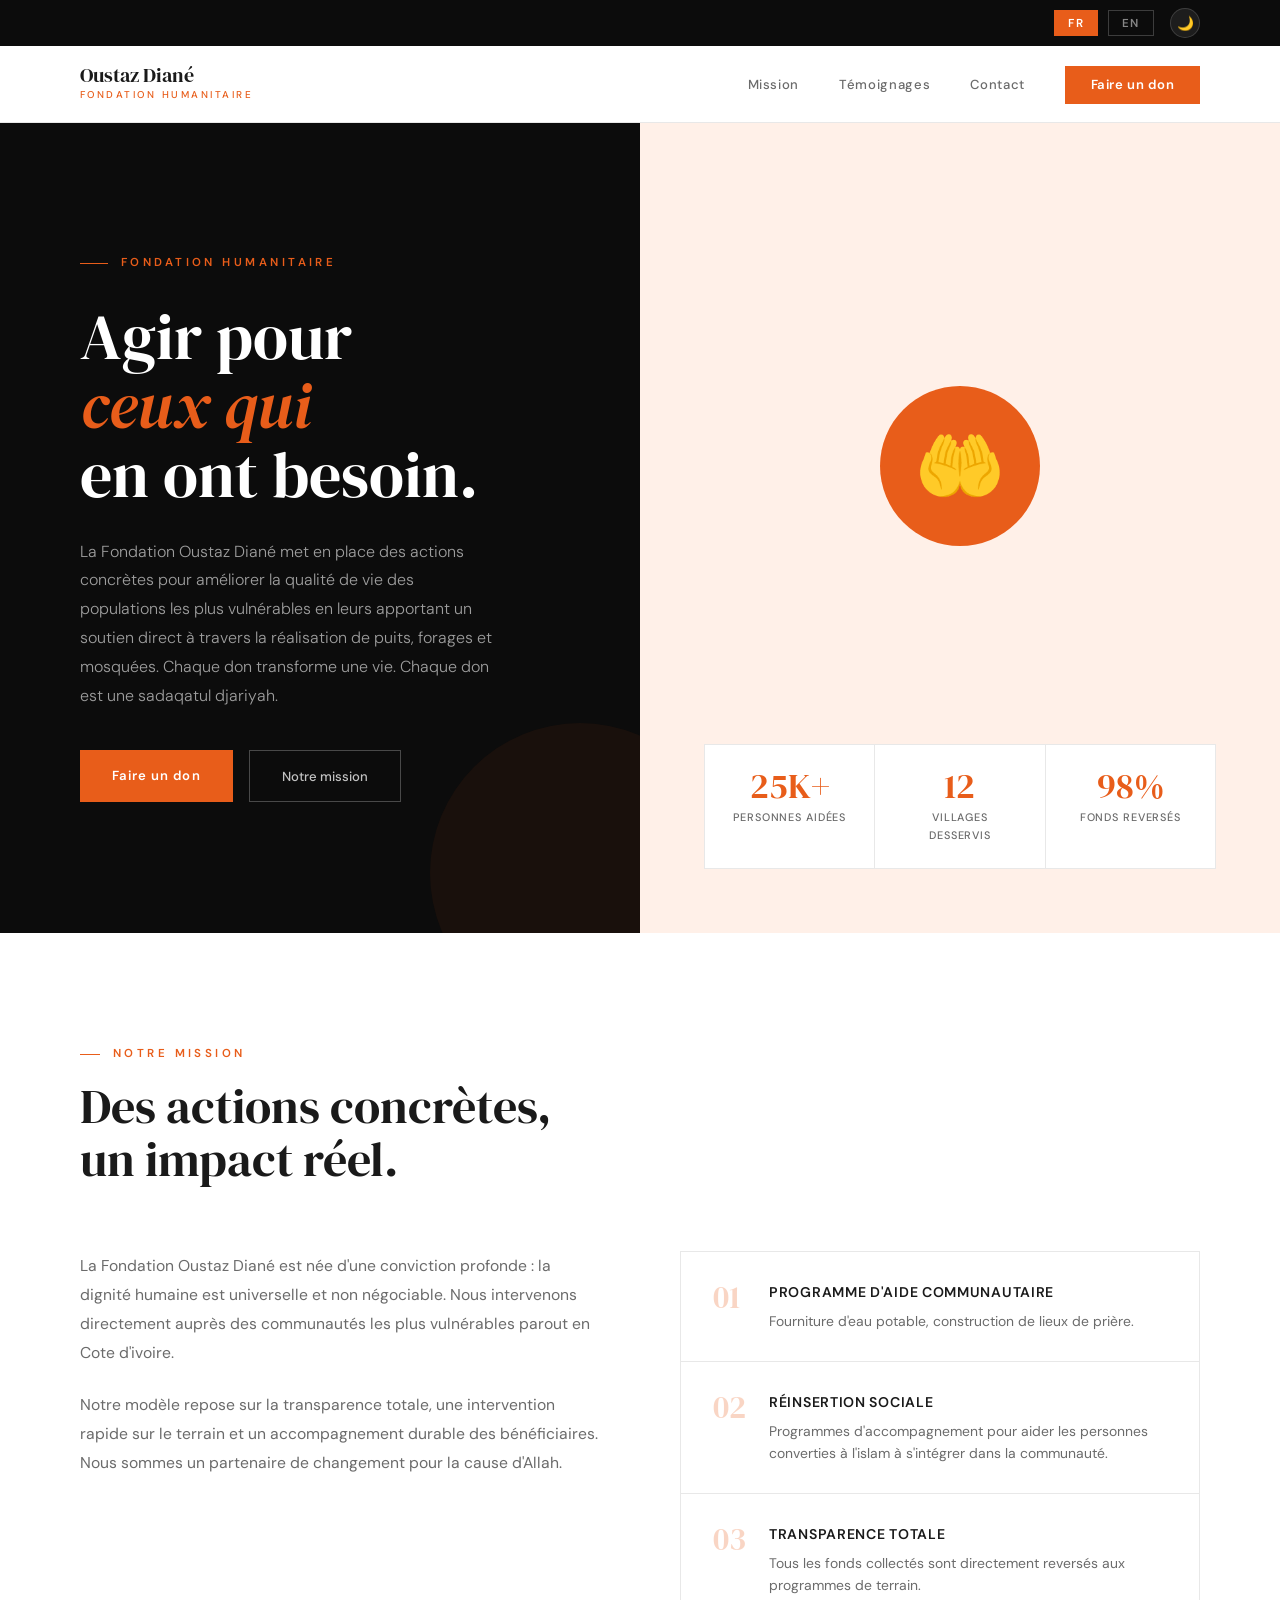
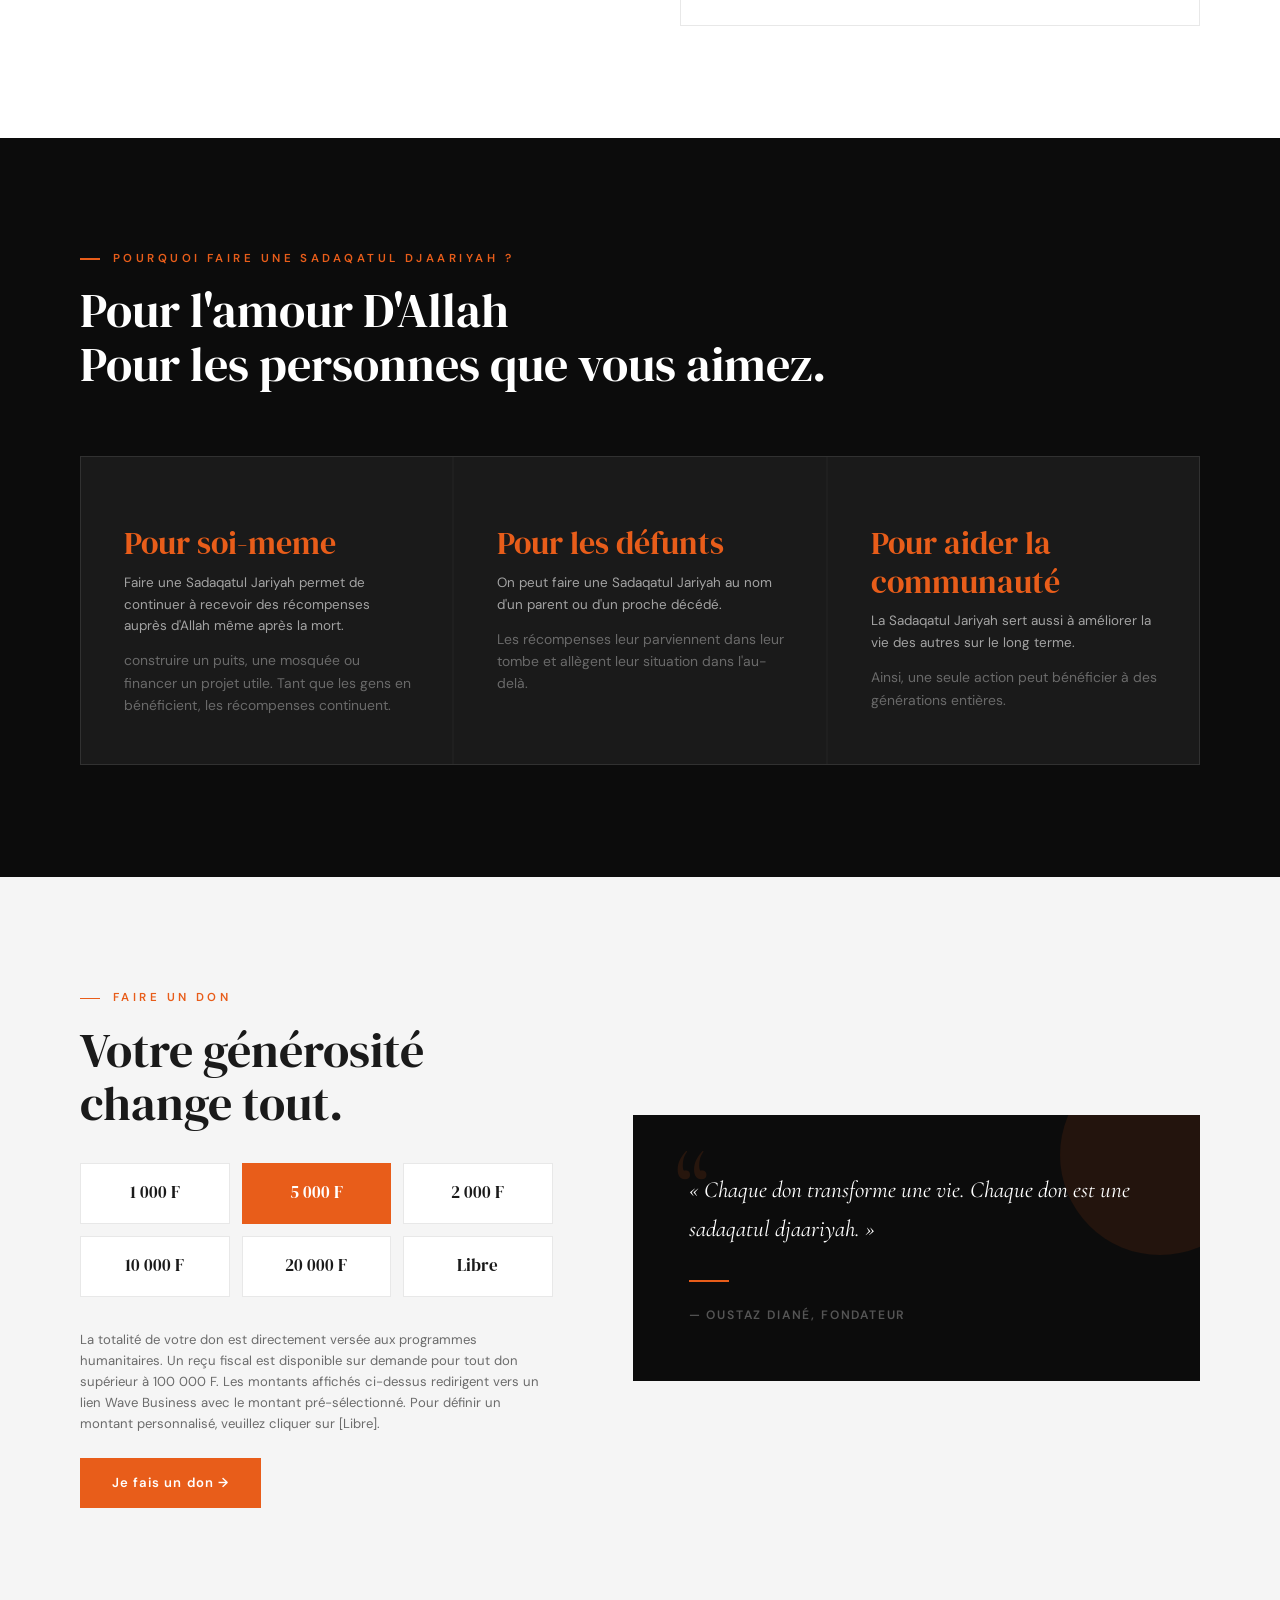
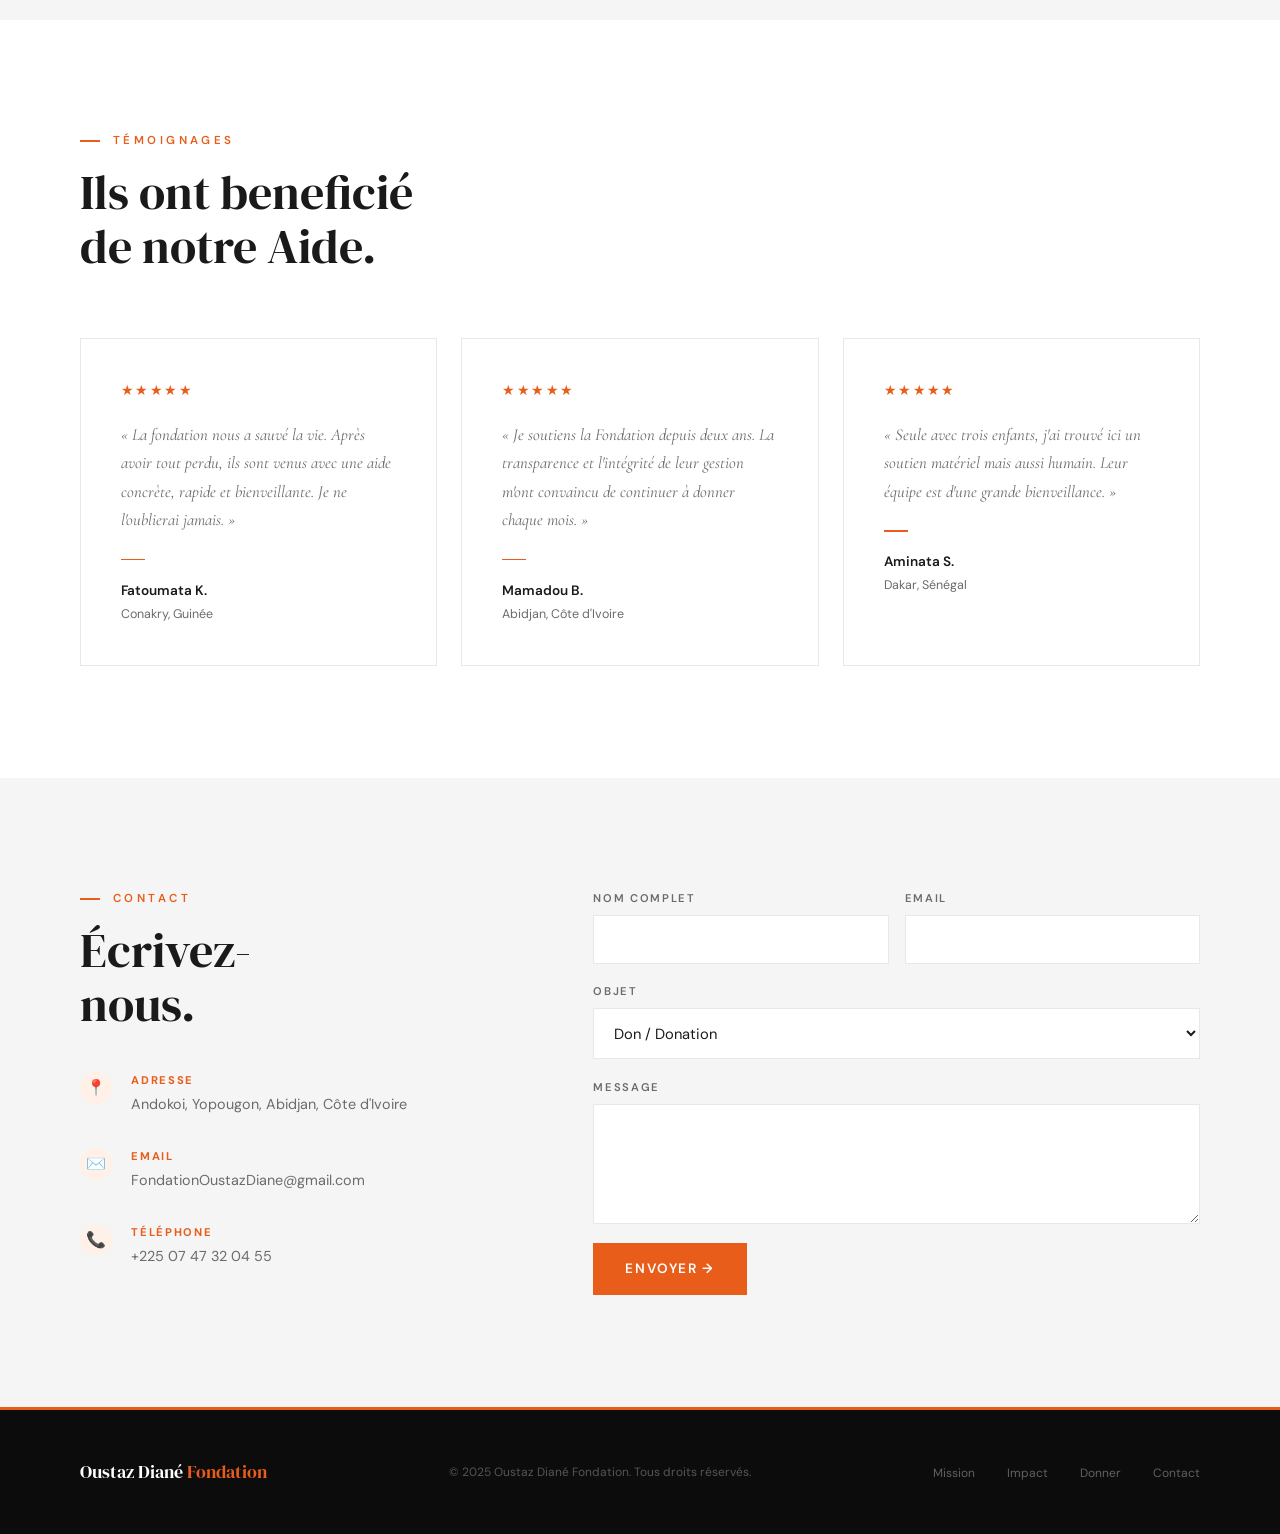
<file: index.html>
<!DOCTYPE html>
<html lang="fr">
<head>
  <meta charset="UTF-8">
  <meta name="viewport" content="width=device-width, initial-scale=1.0">
  <title>Oustaz Diané Fondation</title>
  <link href="https://fonts.googleapis.com/css2?family=DM+Serif+Display:ital@0;1&family=DM+Sans:wght@300;400;500;600&family=Cormorant+Garamond:ital,wght@0,400;0,600;1,400&display=swap" rel="stylesheet">
  <link rel="stylesheet" href="style.css">
  <link rel="shortcut icon" href="img/favicon2.png" type="image/x-icon">
</head>
<body class="lang-fr">

  <!-- ── LANG BAR ── -->
  <div class="lang-bar">
    <button class="lang-btn active" onclick="setLang('fr')">FR</button>
    <button class="lang-btn" onclick="setLang('en')">EN</button>

    <!-- ── DARK MODE TOGGLE ── -->
    <button class="theme-btn" onclick="toggleTheme()" id="themeBtn" title="Mode sombre">
      <span class="theme-icon">🌙</span>
    </button>
  </div>

  <!-- ── NAV ── -->
  <nav>
    <a href="#hero" class="logo">
      <span class="logo-name">Oustaz Diané</span>
      <span class="logo-sub fr">Fondation Humanitaire</span>
      <span class="logo-sub en">Humanitarian Foundation</span>
    </a>
    <ul class="nav-links">
      <li>
        <a href="#mission" class="fr">Mission</a>
        <a href="#mission" class="en">Mission</a>
      </li>
    
      <li>
        <a href="#temoignages" class="fr">Témoignages</a>
        <a href="#temoignages" class="en">Testimonials</a>
      </li>
      <li><a href="#contact">Contact</a></li>
      <li>
        <a href="#don" class="nav-don fr">Faire un don</a>
        <a href="#don" class="nav-don en">Donate</a>
      </li>
    </ul>
  </nav>

  <!-- ── HERO ── -->
  <section id="hero">
    <div class="hero-left">
      <p class="hero-tag fr">Fondation Humanitaire</p>
      <p class="hero-tag en">Humanitarian Foundation</p>
      <h1 class="hero-h1">
        <span class="fr">Agir pour<br><em>ceux qui</em><br>en ont besoin.</span>
        <span class="en">Acting for<br><em>those who</em><br>need it most.</span>
      </h1>
      <p class="hero-p fr">La Fondation Oustaz Diané met en place des actions concrètes pour améliorer la qualité de vie des populations les plus vulnérables en leurs apportant un soutien direct à travers la réalisation de puits, forages et mosquées. Chaque don transforme une vie. Chaque don est une sadaqatul djariyah.</p>
      <p class="hero-p en">The Oustaz Diané Foundation carries out concrete actions to improve the quality of life of the most vulnerable populations by providing direct support through the construction of wells, boreholes, and mosques. Every donation transforms a life. Every donation is a Sadaqatul Jariyah.</p>
      <div class="hero-btns">
        <a href="#don" class="btn-fill fr">Faire un don</a>
        <a href="#don" class="btn-fill en">Donate now</a>
        <a href="#mission" class="btn-outline fr">Notre mission</a>
        <a href="#mission" class="btn-outline en">Our mission</a>
      </div>
    </div>
    <div class="hero-right">
      <div class="hero-right-top">
        <div class="hero-icon-wrap">🤲</div>
      </div>
      <div class="stats-row">
        <div class="stat-box">
          <div class="stat-n">25K+</div>
          <div class="stat-l fr">Personnes aidées</div>
          <div class="stat-l en">People helped</div>
        </div>
        <div class="stat-box">
          <div class="stat-n">12</div>
          <div class="stat-l fr">Villages desservis</div>
          <div class="stat-l en">Villages served</div>
        </div>
        <div class="stat-box">
          <div class="stat-n">98%</div>
          <div class="stat-l fr">Fonds reversés</div>
          <div class="stat-l en">Funds disbursed</div>
        </div>
      </div>
    </div>
  </section>

  <!-- ── MISSION ── -->
  <section id="mission" class="section reveal">
    <p class="s-label fr">Notre mission</p>
    <p class="s-label en">Our mission</p>
    <h2 class="s-title">
      <span class="fr">Des actions concrètes,<br>un impact réel.</span>
      <span class="en">Concrete actions,<br>real impact.</span>
    </h2>
    <div class="mission-layout">
      <div class="mission-body">
        <p class="fr">La Fondation Oustaz Diané est née d'une conviction profonde : la dignité humaine est universelle et non négociable. Nous intervenons directement auprès des communautés les plus vulnérables parout en Cote d'ivoire.</p>
        <p class="en">The Oustaz Diané Foundation was born from a deep conviction: human dignity is universal and non-negotiable. We work directly with the most vulnerable communities throughout Côte d'Ivoire.</p>
        <p class="fr">Notre modèle repose sur la transparence totale, une intervention rapide sur le terrain et un accompagnement durable des bénéficiaires. Nous sommes un partenaire de changement pour la cause d'Allah.</p>
        <p class="en">Our model is based on complete transparency, rapid intervention on the ground, and sustainable support for beneficiaries. We are a partner for change in the cause of Allah.</p>
      </div>
      <div class="pillars">
        <div class="pillar">
          <div class="pillar-num">01</div>
          <div>
            <div class="pillar-title fr">Programme d'aide communautaire</div>
            <div class="pillar-title en">Community Aid Program</div>
            <div class="pillar-desc fr">Fourniture d'eau potable, construction de lieux de prière.</div>
            <div class="pillar-desc en">Provision of clean drinking water and construction of places of prayer.</div>
          </div>
        </div>
        <div class="pillar">
          <div class="pillar-num">02</div>
          <div>
            <div class="pillar-title fr">Réinsertion sociale</div>
            <div class="pillar-title en">Social Reintegration</div>
            <div class="pillar-desc fr">Programmes d'accompagnement pour aider les personnes converties à l'islam à s'intégrer dans la communauté.</div>
            <div class="pillar-desc en">Support programs to help individuals who have converted to Islam integrate into the community.</div>
          </div>
        </div>
        <div class="pillar">
          <div class="pillar-num">03</div>
          <div>
            <div class="pillar-title fr">Transparence totale</div>
            <div class="pillar-title en">Full Transparency</div>
            <div class="pillar-desc fr">Tous les fonds collectés sont directement reversés aux programmes de terrain.</div>
            <div class="pillar-desc en">All collected funds are directly allocated to field programs.</div>
          </div>
        </div>
      </div>
    </div>
  </section>

  <!-- ── IMPACT ── -->
  <section id="impact" class="section section-dark reveal">
    <p class="s-label fr">Pourquoi faire une sadaqatul djaariyah ?</p>
    <p class="s-label en">Why give a Sadaqatul Jariyah?</p>
    <h2 class="s-title s-title-light">
      <span class="fr">Pour l'amour D'Allah<br>Pour les personnes que vous aimez.</span>
      <span class="en">For the love of Allah.<br>For the people you love.</span>
    </h2>
    <div class="impact-grid">
      <div class="impact-card">
        <span class="ic-icon"></span>
        <div class="ic-n">Pour soi-meme</div>
        <div class="ic-label fr">Faire une Sadaqatul Jariyah permet de continuer à recevoir des récompenses auprès d'Allah même après la mort.</div>
        <div class="ic-label en">Giving a Sadaqatul Jariyah allows you to continue receiving rewards from Allah even after death.</div>
        <div class="ic-desc fr">construire un puits, une mosquée ou financer un projet utile. Tant que les gens en bénéficient, les récompenses continuent.</div>
        <div class="ic-desc en">For example, building a well, a mosque, or supporting a beneficial project. As long as people benefit from it, the rewards continue.</div>
      </div>
      <div class="impact-card">
        <span class="ic-icon"></span>
        <div class="ic-n">Pour les défunts</div>
        <div class="ic-label fr">On peut faire une Sadaqatul Jariyah au nom d'un parent ou d'un proche décédé.</div>
        <div class="ic-label en">You can give a Sadaqatul Jariyah on behalf of a deceased relative or loved one.</div>
        <div class="ic-desc fr">Les récompenses leur parviennent dans leur tombe et allègent leur situation dans l'au-delà.</div>
        <div class="ic-desc en">The rewards reach them and can benefit them in the hereafter.</div>
      </div>
      <div class="impact-card">
        <span class="ic-icon"></span>
        <div class="ic-n">Pour aider la communauté</div>
        <div class="ic-label fr">La Sadaqatul Jariyah sert aussi à améliorer la vie des autres sur le long terme.</div>
        <div class="ic-label en">Sadaqatul Jariyah also helps improve the lives of others in a sustainable way.</div>
        <div class="ic-desc fr">Ainsi, une seule action peut bénéficier à des générations entières.</div>
        <div class="ic-desc en">A single act of charity can benefit entire generations.</div>
      </div>
    </div>
  </section>

  <!-- ── DON ── -->
  <section id="don" class="section section-alt reveal">
    <div class="don-layout">
      <div>
        <p class="s-label fr">Faire un don</p>
        <p class="s-label en">Make a donation</p>
        <h2 class="s-title">
          <span class="fr">Votre générosité<br>change tout.</span>
          <span class="en">Your generosity<br>changes everything.</span>
        </h2>
        <div class="don-amounts">
          <div class="amt" onclick="selectAmt(this)">1 000 F</div>
          <div class="amt active" onclick="selectAmt(this)">5 000 F</div>
          <div class="amt" onclick="selectAmt(this)">2 000 F</div>
          <div class="amt" onclick="selectAmt(this)">10 000 F</div>
          <div class="amt" onclick="selectAmt(this)">20 000 F</div>
          <div class="amt" onclick="selectAmt(this)">
            <span class="fr">Libre</span>
            <span class="en">Custom</span>
          </div>
        </div>
        <p class="don-note fr">La totalité de votre don est directement versée aux programmes humanitaires. Un reçu fiscal est disponible sur demande pour tout don supérieur à 100 000 F. Les montants affichés ci-dessus redirigent vers un lien Wave Business avec le montant pré-sélectionné. Pour définir un montant personnalisé, veuillez cliquer sur [Libre].</p>
        <p class="don-note en">100% of your donation goes directly to humanitarian programs. A tax receipt is available upon request for donations over 100,000 F. The amounts shown above link to a Wave Business page with the preselected amount. To choose a custom amount, please click [Custom].</p>
        <a href="#contact" class="btn-fill fr">Je fais un don →</a>
        <a href="#contact" class="btn-fill en">Donate now →</a>
      </div>
      <div class="don-visual">
        <div class="don-quote fr">« Chaque don transforme une vie. Chaque don est une sadaqatul djaariyah. »</div>
        <div class="don-quote en">«Every donation transforms a life. Every donation is a Sadaqatul Jaariyah. »</div>
        <div class="don-divider"></div>
        <div class="don-attr fr">— Oustaz Diané, Fondateur</div>
        <div class="don-attr en">— Oustaz Diané, Founder</div>
      </div>
    </div>
  </section>

  <!-- ── TEMOIGNAGES ── -->
  <section id="temoignages" class="section reveal">
    <p class="s-label fr">Témoignages</p>
    <p class="s-label en">Testimonials</p>
    <h2 class="s-title">
      <span class="fr">Ils ont beneficié<br>de notre Aide.</span>
      <span class="en">They have benefited<br>from our help.</span>
    </h2>
    <div class="temo-grid">
      <div class="temo-card">
        <div class="temo-stars">★★★★★</div>
        <p class="temo-text fr">« La fondation nous a sauvé la vie. Après avoir tout perdu, ils sont venus avec une aide concrète, rapide et bienveillante. Je ne l'oublierai jamais. »</p>
        <p class="temo-text en">« The foundation saved our lives. After losing everything, they came with concrete, fast and caring help. I will never forget it. »</p>
        <div class="temo-sep"></div>
        <div class="temo-name">Fatoumata K.</div>
        <div class="temo-loc">Conakry, Guinée</div>
      </div>
      <div class="temo-card">
        <div class="temo-stars">★★★★★</div>
        <p class="temo-text fr">« Je soutiens la Fondation depuis deux ans. La transparence et l'intégrité de leur gestion m'ont convaincu de continuer à donner chaque mois. »</p>
        <p class="temo-text en">« I have supported the Foundation for two years. Their transparency and integrity convinced me to keep giving every month. »</p>
        <div class="temo-sep"></div>
        <div class="temo-name">Mamadou B.</div>
        <div class="temo-loc">Abidjan, Côte d'Ivoire</div>
      </div>
      <div class="temo-card">
        <div class="temo-stars">★★★★★</div>
        <p class="temo-text fr">« Seule avec trois enfants, j'ai trouvé ici un soutien matériel mais aussi humain. Leur équipe est d'une grande bienveillance. »</p>
        <p class="temo-text en">« Alone with three children, I found both material and human support here. Their team is exceptionally kind. »</p>
        <div class="temo-sep"></div>
        <div class="temo-name">Aminata S.</div>
        <div class="temo-loc">Dakar, Sénégal</div>
      </div>
    </div>
  </section>

  <!-- ── CONTACT ── -->
  <section id="contact" class="section section-alt reveal">
    <div class="contact-layout">
      <div>
        <p class="s-label">Contact</p>
        <h2 class="s-title">
          <span class="fr">Écrivez-<br>nous.</span>
          <span class="en">Write<br>to us.</span>
        </h2>
        <div class="contact-infos">
          <div class="c-info">
            <div class="c-dot">📍</div>
            <div>
              <div class="c-label fr">Adresse</div>
              <div class="c-label en">Address</div>
              <div class="c-val">Andokoi, Yopougon, Abidjan, Côte d'Ivoire</div>
            </div>
          </div>
          <div class="c-info">
            <div class="c-dot">✉️</div>
            <div>
              <div class="c-label">Email</div>
              <div class="c-val">FondationOustazDiane@gmail.com</div>
            </div>
          </div>
          <div class="c-info">
            <div class="c-dot">📞</div>
            <div>
              <div class="c-label fr">Téléphone</div>
              <div class="c-label en">Phone</div>
              <div class="c-val">+225 07 47 32 04 55</div>
            </div>
          </div>
        </div>
      </div>
      <form class="contact-form" onsubmit="handleSubmit(event)">
        <div class="form-row">
          <div class="f-group">
            <label class="fr">Nom complet</label>
            <label class="en">Full name</label>
            <input type="text" required>
          </div>
          <div class="f-group">
            <label>Email</label>
            <input type="email" required>
          </div>
        </div>
        <div class="f-group">
          <label class="fr">Objet</label>
          <label class="en">Subject</label>
          <select>
            <option>Don / Donation</option>
            <option>Partenariat / Partnership</option>
            <option>Bénévolat / Volunteering</option>
            <option>Autre / Other</option>
          </select>
        </div>
        <div class="f-group">
          <label class="fr">Message</label>
          <label class="en">Message</label>
          <textarea required></textarea>
        </div>
        <button type="submit" class="btn-submit">
          <span class="fr">Envoyer →</span>
          <span class="en">Send →</span>
        </button>
      </form>
    </div>
  </section>

  <!-- ── FOOTER ── -->
  <footer>
    <div class="f-logo">Oustaz Diané <span>Fondation</span></div>
    <p class="f-copy fr">© 2025 Oustaz Diané Fondation. Tous droits réservés.</p>
    <p class="f-copy en">© 2025 Oustaz Diané Foundation. All rights reserved.</p>
    <ul class="f-links">
      <li><a href="#mission">Mission</a></li>
      <li><a href="#impact">Impact</a></li>
      <li>
        <a href="#don" class="fr">Donner</a>
        <a href="#don" class="en">Donate</a>
      </li>
      <li><a href="#contact">Contact</a></li>
    </ul>
  </footer>

  <script src="script.js"></script>
  <script>
    // ── DARK MODE ──
    function toggleTheme() {
      const isDark = document.body.classList.toggle('dark');
      document.getElementById('themeBtn').querySelector('.theme-icon').textContent = isDark ? '☀️' : '🌙';
      localStorage.setItem('theme', isDark ? 'dark' : 'light');
    }

    // Appliquer le thème sauvegardé au chargement
    (function () {
      const saved = localStorage.getItem('theme');
      if (saved === 'dark') {
        document.body.classList.add('dark');
        document.getElementById('themeBtn').querySelector('.theme-icon').textContent = '☀️';
      }
    })();
  </script>
</body>
</html>
</file>
<file: style.css>
/* ================================================
   Oustaz Diané Fondation — style.css
   ================================================ */

:root {
  --orange: #E85D1A;
  --orange-light: #FF7A3D;
  --orange-pale: #FFF0E8;
  --black: #0C0C0C;
  --dark: #1A1A1A;
  --gray: #6B6B6B;
  --gray-light: #F5F5F5;
  --white: #FFFFFF;
  --border: #E8E8E8;

  /* Variables mode clair */
  --bg: #FFFFFF;
  --bg-alt: #F5F5F5;
  --bg-card: #FFFFFF;
  --text: #1A1A1A;
  --text-muted: #6B6B6B;
  --nav-bg: #FFFFFF;
  --nav-border: #E8E8E8;
  --input-bg: #FFFFFF;
  --input-border: #E8E8E8;
  --pillar-bg: #FFFFFF;
  --temo-bg: #FFFFFF;
  --temo-border: #E8E8E8;
  --amt-bg: #FFFFFF;
  --amt-border: #E8E8E8;
  --shadow: rgba(0, 0, 0, 0.08);
}

/* ── MODE SOMBRE ── */
body.dark {
  --bg: #111111;
  --bg-alt: #1A1A1A;
  --bg-card: #1E1E1E;
  --text: #F0F0F0;
  --text-muted: #999999;
  --nav-bg: #111111;
  --nav-border: #2A2A2A;
  --input-bg: #1E1E1E;
  --input-border: #333333;
  --pillar-bg: #1E1E1E;
  --temo-bg: #1E1E1E;
  --temo-border: #2A2A2A;
  --amt-bg: #1E1E1E;
  --amt-border: #333333;
  --shadow: rgba(0, 0, 0, 0.4);
}

/* ── RESET ── */
*, *::before, *::after {
  margin: 0;
  padding: 0;
  box-sizing: border-box;
}

html { scroll-behavior: smooth; }

body {
  font-family: 'DM Sans', sans-serif;
  background: var(--bg);
  color: var(--text);
  line-height: 1.6;
  overflow-x: hidden;
  transition: background 0.35s, color 0.35s;
}

/* ── LANG BAR ── */
.lang-bar {
  background: var(--black);
  display: flex;
  justify-content: flex-end;
  align-items: center;
  padding: 0.5rem 5rem;
  gap: 0.6rem;
}

.lang-btn {
  font-family: 'DM Sans', sans-serif;
  font-size: 0.72rem;
  font-weight: 600;
  letter-spacing: 0.15em;
  text-transform: uppercase;
  background: none;
  border: 1px solid rgba(255, 255, 255, 0.2);
  color: rgba(255, 255, 255, 0.5);
  padding: 0.3rem 0.8rem;
  cursor: pointer;
  transition: all 0.25s;
}

.lang-btn.active,
.lang-btn:hover {
  background: var(--orange);
  border-color: var(--orange);
  color: white;
}

/* ── THEME BUTTON ── */
.theme-btn {
  background: rgba(255, 255, 255, 0.07);
  border: 1px solid rgba(255, 255, 255, 0.15);
  color: white;
  width: 30px;
  height: 30px;
  border-radius: 50%;
  cursor: pointer;
  display: flex;
  align-items: center;
  justify-content: center;
  font-size: 0.85rem;
  transition: all 0.25s;
  margin-left: 0.4rem;
}

.theme-btn:hover {
  background: rgba(255, 255, 255, 0.15);
  border-color: rgba(255, 255, 255, 0.3);
  transform: rotate(15deg);
}

/* ── NAV ── */
nav {
  position: sticky;
  top: 0;
  z-index: 99;
  background: var(--nav-bg);
  border-bottom: 1px solid var(--nav-border);
  display: flex;
  justify-content: space-between;
  align-items: center;
  padding: 1.2rem 5rem;
  transition: background 0.35s, border-color 0.35s;
}

.logo {
  display: flex;
  flex-direction: column;
  text-decoration: none;
}

.logo-name {
  font-family: 'DM Serif Display', serif;
  font-size: 1.25rem;
  color: var(--text);
  line-height: 1;
  transition: color 0.35s;
}

.logo-sub {
  font-family: 'DM Sans', sans-serif;
  font-size: 0.62rem;
  font-weight: 500;
  letter-spacing: 0.25em;
  text-transform: uppercase;
  color: var(--orange);
  margin-top: 2px;
}

.nav-links {
  display: flex;
  list-style: none;
  gap: 2.5rem;
  align-items: center;
}

.nav-links a {
  font-size: 0.82rem;
  font-weight: 500;
  letter-spacing: 0.05em;
  color: var(--text-muted);
  text-decoration: none;
  transition: color 0.2s;
}

.nav-links a:hover { color: var(--text); }

.nav-don {
  background: var(--orange) !important;
  color: white !important;
  padding: 0.65rem 1.6rem !important;
  font-weight: 600 !important;
}

.nav-don:hover { background: var(--orange-light) !important; }

/* ── HERO ── */
#hero {
  display: grid;
  grid-template-columns: 1fr 1fr;
  min-height: 90vh;
}

.hero-left {
  background: var(--black);
  padding: 6rem 5rem;
  display: flex;
  flex-direction: column;
  justify-content: center;
  position: relative;
  overflow: hidden;
}

.hero-left::after {
  content: '';
  position: absolute;
  bottom: 0; right: 0;
  width: 300px; height: 300px;
  background: var(--orange);
  opacity: 0.06;
  border-radius: 50%;
  transform: translate(30%, 30%);
}

.hero-tag {
  font-size: 0.72rem;
  font-weight: 600;
  letter-spacing: 0.3em;
  text-transform: uppercase;
  color: var(--orange);
  margin-bottom: 1.8rem;
  display: flex;
  align-items: center;
  gap: 0.8rem;
  opacity: 0;
  animation: fadeUp 0.7s 0.2s forwards;
}

.hero-tag::before {
  content: '';
  width: 28px; height: 1.5px;
  background: var(--orange);
  display: block;
}

.hero-h1 {
  font-family: 'DM Serif Display', serif;
  font-size: clamp(2.8rem, 5vw, 4.5rem);
  font-weight: 400;
  line-height: 1.08;
  color: var(--white);
  margin-bottom: 1.8rem;
  opacity: 0;
  animation: fadeUp 0.7s 0.35s forwards;
}

.hero-h1 em { font-style: italic; color: var(--orange); }

.hero-p {
  font-size: 1rem;
  font-weight: 300;
  color: rgba(255, 255, 255, 0.6);
  max-width: 420px;
  margin-bottom: 2.5rem;
  line-height: 1.8;
  opacity: 0;
  animation: fadeUp 0.7s 0.5s forwards;
}

.hero-btns {
  display: flex;
  gap: 1rem;
  opacity: 0;
  animation: fadeUp 0.7s 0.65s forwards;
}

.btn-fill {
  background: var(--orange);
  color: white;
  font-family: 'DM Sans', sans-serif;
  font-size: 0.82rem;
  font-weight: 600;
  letter-spacing: 0.08em;
  padding: 0.9rem 2rem;
  text-decoration: none;
  transition: background 0.25s, transform 0.25s;
  display: inline-block;
}

.btn-fill:hover { background: var(--orange-light); transform: translateY(-2px); }

.btn-outline {
  border: 1px solid rgba(255, 255, 255, 0.25);
  color: rgba(255, 255, 255, 0.75);
  font-family: 'DM Sans', sans-serif;
  font-size: 0.82rem;
  font-weight: 500;
  padding: 0.9rem 2rem;
  text-decoration: none;
  transition: all 0.25s;
  display: inline-block;
}

.btn-outline:hover { border-color: var(--orange); color: var(--orange); }

.hero-right {
  background: var(--orange-pale);
  display: flex;
  flex-direction: column;
  justify-content: flex-end;
  padding: 4rem;
  transition: background 0.35s;
}

body.dark .hero-right { background: #1E1208; }

.hero-right-top {
  flex: 1;
  display: flex;
  align-items: center;
  justify-content: center;
}

.hero-icon-wrap {
  width: 160px; height: 160px;
  border-radius: 50%;
  background: var(--orange);
  display: flex;
  align-items: center;
  justify-content: center;
  font-size: 4.5rem;
  opacity: 0;
  animation: scaleIn 0.7s 0.8s forwards;
}

.stats-row {
  display: grid;
  grid-template-columns: repeat(3, 1fr);
  gap: 1px;
  background: var(--nav-border);
  border: 1px solid var(--nav-border);
  transition: background 0.35s, border-color 0.35s;
}

.stat-box {
  background: var(--bg-card);
  padding: 1.5rem;
  text-align: center;
  transition: background 0.35s;
}

.stat-n {
  font-family: 'DM Serif Display', serif;
  font-size: 2.2rem;
  color: var(--orange);
  line-height: 1;
}

.stat-l {
  font-size: 0.68rem;
  font-weight: 500;
  letter-spacing: 0.08em;
  text-transform: uppercase;
  color: var(--text-muted);
  margin-top: 0.3rem;
  transition: color 0.35s;
}

/* ── SECTIONS ── */
.section { padding: 7rem 5rem; }

.section-alt {
  background: var(--bg-alt);
  transition: background 0.35s;
}

.section-dark { background: var(--black); }

.s-label {
  font-size: 0.72rem;
  font-weight: 600;
  letter-spacing: 0.3em;
  text-transform: uppercase;
  color: var(--orange);
  margin-bottom: 1rem;
  display: flex;
  align-items: center;
  gap: 0.8rem;
}

.s-label::before {
  content: '';
  width: 20px; height: 1.5px;
  background: var(--orange);
  display: block;
}

.s-title {
  font-family: 'DM Serif Display', serif;
  font-size: clamp(2rem, 4vw, 3rem);
  font-weight: 400;
  line-height: 1.12;
  color: var(--text);
  margin-bottom: 1.5rem;
  transition: color 0.35s;
}

.s-title-light { color: var(--white); }

/* ── MISSION ── */
.mission-layout {
  display: grid;
  grid-template-columns: 1fr 1fr;
  gap: 5rem;
  margin-top: 4rem;
  align-items: start;
}

.mission-body p {
  font-size: 0.98rem;
  color: var(--text-muted);
  line-height: 1.85;
  margin-bottom: 1.4rem;
  transition: color 0.35s;
}

.pillars {
  display: flex;
  flex-direction: column;
  gap: 1px;
  background: var(--input-border);
  border: 1px solid var(--input-border);
  transition: background 0.35s, border-color 0.35s;
}

.pillar {
  background: var(--pillar-bg);
  padding: 1.8rem 2rem;
  display: flex;
  gap: 1.5rem;
  align-items: flex-start;
  transition: background 0.2s;
}

.pillar:hover { background: var(--orange-pale); }
body.dark .pillar:hover { background: #2A1A0E; }

.pillar-num {
  font-family: 'DM Serif Display', serif;
  font-size: 2rem;
  color: var(--orange);
  opacity: 0.25;
  line-height: 1;
  flex-shrink: 0;
  width: 2rem;
}

.pillar-title {
  font-size: 0.88rem;
  font-weight: 600;
  color: var(--text);
  margin-bottom: 0.4rem;
  text-transform: uppercase;
  letter-spacing: 0.05em;
  transition: color 0.35s;
}

.pillar-desc {
  font-size: 0.87rem;
  color: var(--text-muted);
  line-height: 1.6;
  transition: color 0.35s;
}

/* ── IMPACT ── */
.impact-grid {
  display: grid;
  grid-template-columns: repeat(3, 1fr);
  gap: 2px;
  background: rgba(255, 255, 255, 0.08);
  border: 1px solid rgba(255, 255, 255, 0.08);
  margin-top: 4rem;
}

.impact-card {
  background: var(--dark);
  padding: 3rem 2.5rem;
  border-left: 3px solid transparent;
  transition: border-color 0.3s, background 0.3s;
}

.impact-card:hover { background: #222; border-left-color: var(--orange); }

.ic-icon { font-size: 2rem; margin-bottom: 1.2rem; display: block; }

.ic-n {
  font-family: 'DM Serif Display', serif;
  font-size: 2rem;
  color: var(--orange);
  line-height: 1.2;
  margin-bottom: 0.6rem;
}

.ic-label {
  font-size: 0.84rem;
  color: rgba(255, 255, 255, 0.6);
  margin-bottom: 0.8rem;
  line-height: 1.6;
}

.ic-desc {
  font-size: 0.87rem;
  color: rgba(255, 255, 255, 0.35);
  line-height: 1.6;
}

/* ── DON ── */
.don-layout {
  display: grid;
  grid-template-columns: 1fr 1.2fr;
  gap: 5rem;
  align-items: center;
}

.don-amounts {
  display: grid;
  grid-template-columns: repeat(3, 1fr);
  gap: 0.75rem;
  margin: 2rem 0;
}

.amt {
  border: 1.5px solid var(--amt-border);
  background: var(--amt-bg);
  padding: 1rem;
  text-align: center;
  font-family: 'DM Serif Display', serif;
  font-size: 1.05rem;
  color: var(--text);
  cursor: pointer;
  transition: all 0.2s;
}

.amt:hover,
.amt.active {
  border-color: var(--orange);
  background: var(--orange);
  color: white;
}

.don-note {
  font-size: 0.82rem;
  color: var(--text-muted);
  margin-bottom: 1.5rem;
  line-height: 1.6;
  transition: color 0.35s;
}

.don-visual {
  background: var(--black);
  padding: 3.5rem;
  position: relative;
  overflow: hidden;
}

.don-visual::before {
  content: '';
  position: absolute;
  top: -60px; right: -60px;
  width: 200px; height: 200px;
  border-radius: 50%;
  background: var(--orange);
  opacity: 0.1;
}

.don-quote {
  font-family: 'Cormorant Garamond', serif;
  font-size: 1.45rem;
  font-style: italic;
  color: white;
  line-height: 1.65;
  margin-bottom: 2rem;
  position: relative;
}

.don-quote::before {
  content: '\201C';
  font-size: 7rem;
  color: var(--orange);
  opacity: 0.12;
  position: absolute;
  top: -2.5rem; left: -1rem;
  font-style: normal;
  line-height: 1;
}

.don-divider {
  width: 40px; height: 2px;
  background: var(--orange);
  margin-bottom: 1.5rem;
}

.don-attr {
  font-size: 0.76rem;
  font-weight: 600;
  letter-spacing: 0.15em;
  text-transform: uppercase;
  color: rgba(255, 255, 255, 0.3);
}

/* ── TEMOIGNAGES ── */
.temo-grid {
  display: grid;
  grid-template-columns: repeat(3, 1fr);
  gap: 1.5rem;
  margin-top: 4rem;
}

.temo-card {
  background: var(--temo-bg);
  border: 1px solid var(--temo-border);
  padding: 2.5rem;
  transition: box-shadow 0.3s, transform 0.3s, background 0.35s, border-color 0.35s;
}

.temo-card:hover {
  box-shadow: 0 12px 40px var(--shadow);
  transform: translateY(-4px);
}

.temo-stars {
  color: var(--orange);
  font-size: 0.9rem;
  margin-bottom: 1.2rem;
  letter-spacing: 0.1em;
}

.temo-text {
  font-family: 'Cormorant Garamond', serif;
  font-size: 1.05rem;
  font-style: italic;
  line-height: 1.7;
  color: var(--text-muted);
  margin-bottom: 1.5rem;
  transition: color 0.35s;
}

.temo-sep {
  width: 24px; height: 1.5px;
  background: var(--orange);
  margin-bottom: 1.2rem;
}

.temo-name {
  font-size: 0.85rem;
  font-weight: 600;
  color: var(--text);
  transition: color 0.35s;
}

.temo-loc {
  font-size: 0.78rem;
  color: var(--text-muted);
  margin-top: 0.2rem;
  transition: color 0.35s;
}

/* ── CONTACT ── */
.contact-layout {
  display: grid;
  grid-template-columns: 1fr 1.4fr;
  gap: 5rem;
  align-items: start;
}

.contact-infos {
  display: flex;
  flex-direction: column;
  gap: 2rem;
  margin-top: 2.5rem;
}

.c-info {
  display: flex;
  gap: 1.2rem;
  align-items: flex-start;
}

.c-dot {
  width: 32px; height: 32px;
  background: var(--orange-pale);
  border-radius: 50%;
  display: flex;
  align-items: center;
  justify-content: center;
  font-size: 1rem;
  flex-shrink: 0;
  transition: background 0.35s;
}

body.dark .c-dot { background: #2A1A0E; }

.c-label {
  font-size: 0.7rem;
  font-weight: 700;
  text-transform: uppercase;
  letter-spacing: 0.15em;
  color: var(--orange);
  margin-bottom: 0.2rem;
}

.c-val {
  font-size: 0.9rem;
  color: var(--text-muted);
  transition: color 0.35s;
}

.contact-form {
  display: flex;
  flex-direction: column;
  gap: 1.2rem;
}

.form-row {
  display: grid;
  grid-template-columns: 1fr 1fr;
  gap: 1rem;
}

.f-group {
  display: flex;
  flex-direction: column;
  gap: 0.45rem;
}

.f-group label {
  font-size: 0.7rem;
  font-weight: 600;
  letter-spacing: 0.15em;
  text-transform: uppercase;
  color: var(--text-muted);
  transition: color 0.35s;
}

.f-group input,
.f-group textarea,
.f-group select {
  border: 1.5px solid var(--input-border);
  padding: 0.85rem 1rem;
  font-family: 'DM Sans', sans-serif;
  font-size: 0.92rem;
  color: var(--text);
  background: var(--input-bg);
  outline: none;
  transition: border-color 0.2s, background 0.35s, color 0.35s;
}

.f-group input:focus,
.f-group textarea:focus,
.f-group select:focus { border-color: var(--orange); }

.f-group textarea { min-height: 120px; resize: vertical; }

.btn-submit {
  background: var(--orange);
  color: white;
  font-family: 'DM Sans', sans-serif;
  font-size: 0.85rem;
  font-weight: 600;
  letter-spacing: 0.12em;
  text-transform: uppercase;
  padding: 1.1rem 2rem;
  border: none;
  cursor: pointer;
  transition: background 0.25s, transform 0.2s;
  align-self: flex-start;
}

.btn-submit:hover { background: var(--orange-light); transform: translateY(-2px); }

/* ── FOOTER ── */
footer {
  background: var(--black);
  padding: 3rem 5rem;
  display: flex;
  justify-content: space-between;
  align-items: center;
  border-top: 3px solid var(--orange);
}

.f-logo {
  font-family: 'DM Serif Display', serif;
  font-size: 1.1rem;
  color: white;
}

.f-logo span { color: var(--orange); }
.f-copy { font-size: 0.75rem; color: rgba(255, 255, 255, 0.3); }

.f-links { display: flex; gap: 2rem; list-style: none; }

.f-links a {
  font-size: 0.75rem;
  color: rgba(255, 255, 255, 0.35);
  text-decoration: none;
  transition: color 0.2s;
}

.f-links a:hover { color: var(--orange); }

/* ── REVEAL ANIMATION ── */
.reveal {
  opacity: 0;
  transform: translateY(28px);
  transition: opacity 0.7s, transform 0.7s;
}

.reveal.visible { opacity: 1; transform: translateY(0); }

/* ── KEYFRAMES ── */
@keyframes fadeUp {
  from { opacity: 0; transform: translateY(24px); }
  to   { opacity: 1; transform: translateY(0); }
}

@keyframes scaleIn {
  from { opacity: 0; transform: scale(0.8); }
  to   { opacity: 1; transform: scale(1); }
}

/* ── LANGUAGE TOGGLE ── */
.en { display: none; }
body.lang-en .fr { display: none !important; }
body.lang-en .en { display: revert !important; }

/* ── RESPONSIVE ── */
@media (max-width: 960px) {
  nav, .lang-bar { padding-left: 2rem; padding-right: 2rem; }
  .nav-links { display: none; }
  #hero { grid-template-columns: 1fr; }
  .hero-left { padding: 5rem 2rem 3rem; }
  .hero-right { padding: 2rem; }
  .section { padding: 4rem 2rem; }
  .mission-layout, .don-layout, .contact-layout { grid-template-columns: 1fr; gap: 3rem; }
  .impact-grid, .temo-grid { grid-template-columns: 1fr; }
  footer { flex-direction: column; gap: 1.5rem; text-align: center; padding: 2rem; }
}
</file>
